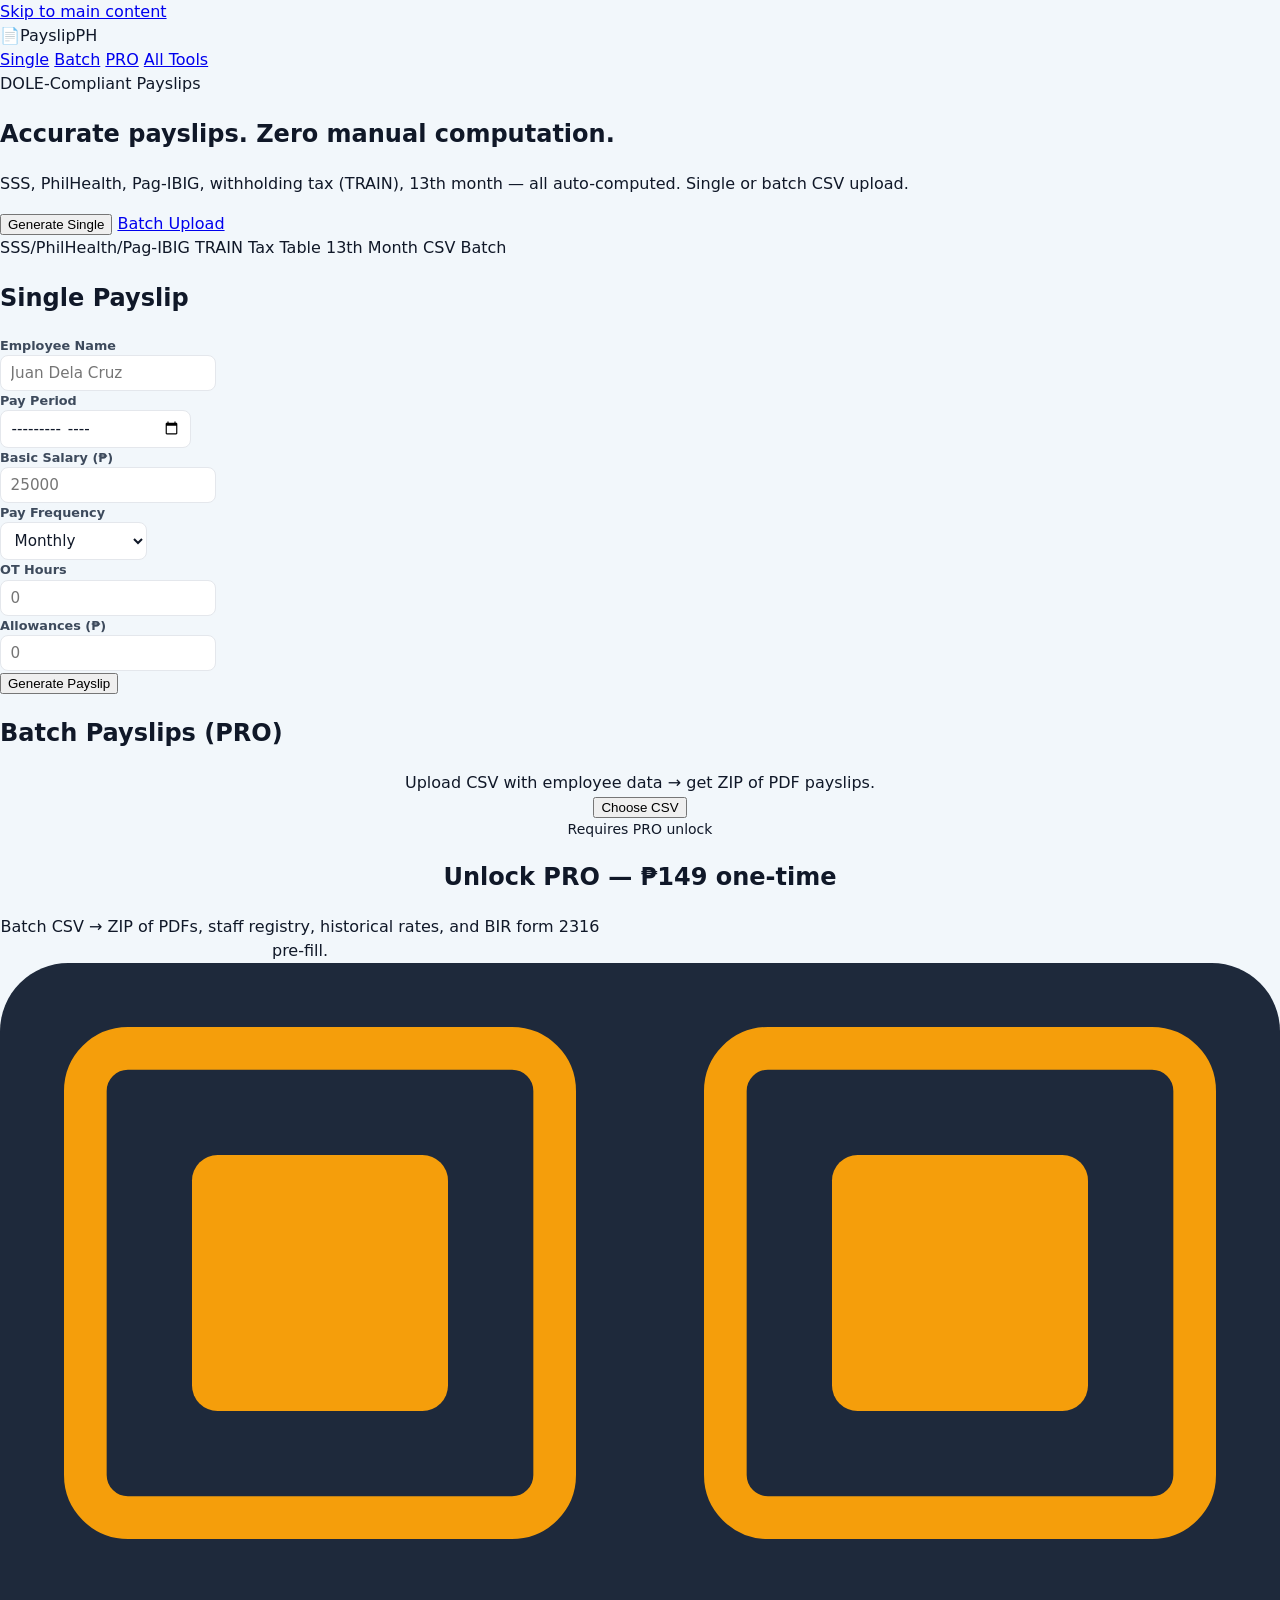
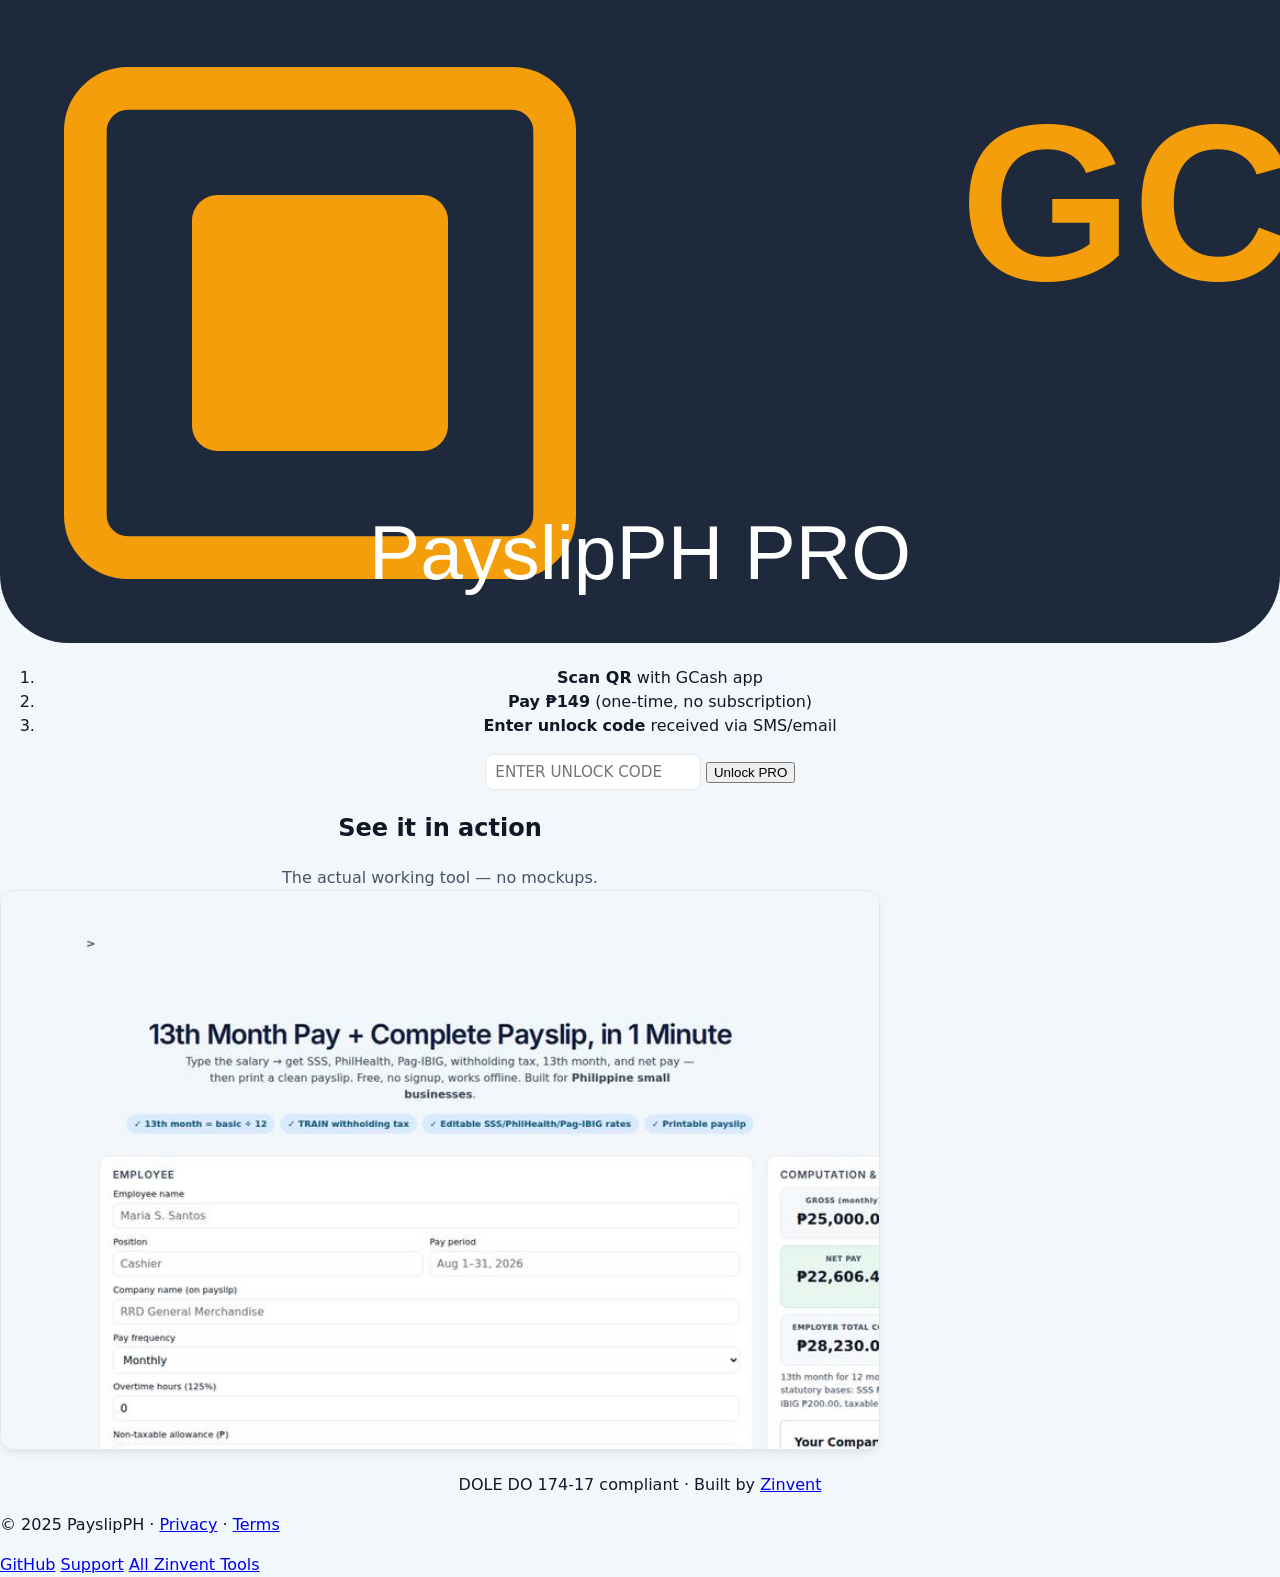
<file: index.html>
<!DOCTYPE html>
<html data-theme="payslipph" lang="en">
<head>
  <meta charset="UTF-8">
  <meta name="viewport" content="width=device-width, initial-scale=1.0">
  <title>PayslipPH — Philippine Payslip Generator (DOLE Compliant)</title>
  <meta name="description" content="Generate DOLE-compliant payslips with SSS, PhilHealth, Pag-IBIG, and TRAIN tax. Batch CSV upload. Free for single, PRO for batch.">
  <link rel="canonical" href="https://makavelimachiavelli.github.io/payslipph/">
  <link rel="icon" href="data:image/svg+xml,%3Csvg xmlns='http://www.w3.org/2000/svg' viewBox='0 0 64 64'%3E%3Crect width='64' height='64' rx='12' fill='%231a2332'/%3E%3Ctext x='32' y='44' font-size='32' text-anchor='middle' fill='%23e8b43c' font-family='Georgia' font-weight='bold'%3E₱%3C/text%3E%3C/svg%3E">
  <!-- Fonts -->
  <link rel="preconnect" href="https://fonts.googleapis.com">
  <link rel="preconnect" href="https://fonts.gstatic.com" crossorigin>
  <link href="https://fonts.googleapis.com/css2?family=Inter:wght@400;500;600;700&display=swap" rel="stylesheet">
  <!-- Zinvent Design System -->
  <link rel="stylesheet" href="https://makavelimachiavelli.github.io/zinvent-design-system/tokens.css?v=7">
  <link rel="stylesheet" href="https://makavelimachiavelli.github.io/zinvent-design-system/components/base.css?v=7">
  <!-- Zinvent Analytics (privacy-first, no cookies) -->
  <script src="https://makavelimachiavelli.github.io/zinvent-design-system/components/analytics.js?v=7"></script>
  <!-- Zinvent Payments (GCash + LemonSqueezy, affiliate, email capture) -->
  <script src="https://makavelimachiavelli.github.io/zinvent-design-system/components/payments.js?v=7"></script>
  <!-- Product Styles -->
  <link rel="stylesheet" href="style.css">
  <script type="application/ld+json">
  {"@context":"https://schema.org","@type":"WebApplication","name":"PayslipPH","applicationCategory":"BusinessApplication","operatingSystem":"Web","offers":{"@type":"Offer","price":"0","priceCurrency":"PHP"},"description":"DOLE-compliant payslip generator for Philippine employers."}
  </script>
  <meta property="og:type" content="website">
  <meta property="og:url" content="https://makavelimachiavelli.github.io/payslipph/">
  <meta property="og:title" content="PayslipPH — TRAIN-accurate payslips in batch">
  <meta property="og:description" content="TRAIN-accurate payslips in batch. Free, no signup.">
  <meta property="og:image" content="https://makavelimachiavelli.github.io/payslipph/og-image.png">
  <meta name="twitter:card" content="summary_large_image">
  <meta name="twitter:title" content="PayslipPH — TRAIN-accurate payslips in batch">
  <meta name="twitter:description" content="TRAIN-accurate payslips in batch. Free, no signup.">
  <meta name="twitter:image" content="https://makavelimachiavelli.github.io/payslipph/og-image.png">
  <link rel="canonical" href="https://makavelimachiavelli.github.io/payslipph/">
  <link rel="manifest" href="manifest.json">
  <meta name="theme-color" content="#1a3a5c">
</head>
<body>
  <a href="#main" class="skip-link">Skip to main content</a>
  <header class="z-header" role="banner">
    <div class="z-header-inner">
      <div class="z-brand"><span class="z-brand-mark">📄</span><span class="z-brand-name">PayslipPH</span></div>
      <nav class="z-nav" role="navigation" aria-label="Main navigation">
        <a href="#single">Single</a>
        <a href="#batch">Batch</a>
        <a href="#pro">PRO</a>
        <a href="https://makavelimachiavelli.github.io/zinvent-hub/" class="z-btn z-btn-ghost z-btn-sm">All Tools</a>
      </nav>
    </div>
  </header>
  <main id="main" role="main">
    <section class="z-hero z-reveal">
      <span class="z-hero-eyebrow">DOLE-Compliant Payslips</span>
      <h1>Accurate payslips. Zero manual computation.</h1>
      <p>SSS, PhilHealth, Pag-IBIG, withholding tax (TRAIN), 13th month — all auto-computed. Single or batch CSV upload.</p>
      <div class="z-hero-cta">
        <button class="z-btn z-btn-primary z-btn-lg" data-action="single">Generate Single</button>
        <a href="#batch" class="z-btn z-btn-ghost z-btn-lg">Batch Upload</a>
      </div>
      <div class="z-pills">
        <span class="z-pill">SSS/PhilHealth/Pag-IBIG</span>
        <span class="z-pill">TRAIN Tax Table</span>
        <span class="z-pill">13th Month</span>
        <span class="z-pill">CSV Batch</span>
      </div>
    </section>

    <section id="single" class="z-section z-reveal">
      <div class="z-wrap">
        <h2>Single Payslip</h2>
        <div class="z-card" style="padding:var(--z-s5);">
          <div class="z-grid-2" style="margin-bottom:var(--z-s4);">
            <div>
              <label class="z-label">Employee Name</label>
              <input type="text" class="z-input" id="empName" placeholder="Juan Dela Cruz">
            </div>
            <div>
              <label class="z-label">Pay Period</label>
              <input type="month" class="z-input" id="payPeriod">
            </div>
            <div>
              <label class="z-label">Basic Salary (₱)</label>
              <input type="number" class="z-input" id="basicSalary" placeholder="25000" min="0" step="0.01">
            </div>
            <div>
              <label class="z-label">Pay Frequency</label>
              <select class="z-input" id="payFreq"><option value="monthly">Monthly</option><option value="semi">Semi-monthly</option></select>
            </div>
            <div>
              <label class="z-label">OT Hours</label>
              <input type="number" class="z-input" id="otHrs" placeholder="0" min="0" step="0.5">
            </div>
            <div>
              <label class="z-label">Allowances (₱)</label>
              <input type="number" class="z-input" id="allowance" placeholder="0" min="0" step="0.01">
            </div>
          </div>
          <button class="z-btn z-btn-primary" data-action="genSingle">Generate Payslip</button>
          <div id="singleResult" class="z-result" style="margin-top:var(--z-s4);display:none;"></div>
        </div>
      </div>
    </section>

    <section id="batch" class="z-section z-reveal">
      <div class="z-wrap">
        <h2>Batch Payslips (PRO)</h2>
        <div class="z-card" style="padding:var(--z-s5);text-align:center;">
          <p style="color:var(--p-muted);margin-bottom:var(--z-s4);">Upload CSV with employee data → get ZIP of PDF payslips.</p>
          <input type="file" class="z-input" accept=".csv" id="batchFile" style="display:none;">
          <button class="z-btn z-btn-secondary" onclick="document.getElementById('batchFile').click()">Choose CSV</button>
          <p id="batchInfo" style="color:var(--p-muted);font-size:14px;margin-top:var(--z-s2);">Requires PRO unlock</p>
        </div>
      </div>
    </section>

    <section id="pro" class="z-section z-reveal">
      <div class="z-wrap" style="text-align:center;">
        <h2>Unlock PRO — ₱149 one-time</h2>
        <p style="max-width:600px;margin:0 auto var(--z-s5);color:var(--p-muted);">Batch CSV → ZIP of PDFs, staff registry, historical rates, and BIR form 2316 pre-fill.</p>
        <div class="z-qr" role="region" aria-label="GCash payment">
          <img src="qr-gcash.svg" alt="GCash QR for PayslipPH PRO" loading="lazy">
          <ol class="z-qr-steps">
            <li><b>Scan QR</b> with GCash app</li>
            <li><b>Pay ₱149</b> (one-time, no subscription)</li>
            <li><b>Enter unlock code</b> received via SMS/email</li>
          </ol>
        </div>
        <div class="z-code-row">
          <input type="text" class="z-input" id="proCode" placeholder="Enter unlock code" style="flex:1;text-transform:uppercase;">
          <button class="z-btn z-btn-accent" id="btnUnlock">Unlock PRO</button>
        </div>
        <p id="codeMsg" class="z-code-msg" aria-live="polite"></p>
      </div>
    </section>

    
  <section id="preview" class="z-section" style="padding-top:0;">
    <div class="z-wrap" style="max-width:880px;text-align:center;">
      <h2>See it in action</h2>
      <p style="color:var(--p-muted,#475467);margin-bottom:var(--z-s5);">The actual working tool — no mockups.</p>
      <img src="app-preview.jpg" alt="PAYSLIPPH app interface — the real working tool"
           loading="lazy" decoding="async"
           style="width:100%;max-height:560px;object-fit:cover;object-position:top;border-radius:var(--z-r3,14px);border:1px solid var(--p-line,#e4e7ec);box-shadow:var(--z-shadow-md,0 4px 8px -2px rgba(16,24,40,.1));">
    </div>
  </section>

<section class="z-section-sm z-reveal">
      <div class="z-wrap" style="text-align:center;">
        <p style="color:var(--p-muted);">DOLE DO 174-17 compliant · Built by <a href="https://makavelimachiavelli.github.io/zinvent-hub/">Zinvent</a></p>
      </div>
    </section>
  
  <section id="z-app" class="z-section" hidden>
    <div class="z-wrap" id="z-app-root">

  >

<header class="site-header">
  <div class="brand">Payslip<span>PH</span></div>
  <nav>
    <span id="proBadge" class="badge hidden">PRO</span>
    <a href="#faq">FAQ</a>
    <button id="proBtn" class="btn-link">Get PRO — ₱149</button>
  </nav>
</header>

<main class="wrap">
  <section class="hero">
    <h1>13th Month Pay + Complete Payslip, in 1 Minute</h1>
    <p class="sub">Type the salary → get SSS, PhilHealth, Pag-IBIG, withholding tax, 13th month, and net pay — then print a clean payslip. Free, no signup, works offline. Built for <strong>Philippine small businesses</strong>.</p>
    <div class="hero-chips">
      <span>✓ 13th month = basic ÷ 12</span>
      <span>✓ TRAIN withholding tax</span>
      <span>✓ Editable SSS/PhilHealth/Pag-IBIG rates</span>
      <span>✓ Printable payslip</span>
    </div>
  </section>

  <div class="app-grid">
    <section class="panel">
      <h2>Employee</h2>
      <div class="fields">
        <label>Employee name <input id="eName" placeholder="Maria S. Santos"></label>
        <div class="fields two">
          <label>Position <input id="ePos" placeholder="Cashier"></label>
          <label>Pay period <input id="ePeriod" placeholder="Aug 1–31, 2026"></label>
        </div>
        <label>Company name (on payslip) <input id="eCo" placeholder="RRD General Merchandise"></label>
        <div class="fields three">
        <label>Pay frequency
          <select id="payFreq">
            <option value="monthly" selected>Monthly</option>
            <option value="semi">Semi-monthly (15th / 30th)</option>
          </select>
        </label>
        <label>Overtime hours (125%) <input id="eOtHrs" type="number" min="0" step="0.5" value="0"></label>
        <label>Non-taxable allowance (₱) <input id="eAllowance" type="number" min="0" step="any" value="0"></label>
      </div>
      <div class="fields three">
        <label>Late / tardiness deduction (₱) <input id="eLate" type="number" min="0" step="any" value="0"></label>
        <label>Cash advance / vale (₱) <input id="eVale" type="number" min="0" step="any" value="0"></label>
      </div>
<label>Monthly basic salary (₱) <input id="eSalary" type="number" min="0" step="any" value="25000"></label>
        <label>Months worked this year (for 13th month) <input id="eMonths" type="number" min="0" max="12" step="1" value="12"></label>
      </div>

      <h2 class="mt">Statutory rates <span class="tiny">(editable — defaults follow current tables)</span></h2>
      <div class="fields four">
        <label>SSS EE % <input id="rSss" type="number" step="any" value="4.5"></label>
        <label>PhilHealth EE % <input id="rPh" type="number" step="any" value="2.5"></label>
        <label>Pag-IBIG EE % <input id="rPi" type="number" step="any" value="2"></label>
        <label>Pag-IBIG MSC cap <input id="rPiCap" type="number" step="any" value="10000"></label>
      </div>
      <p class="hint">Defaults: SSS employee share 3.63% of MSC (floor ₱5,000 / cap ₱34,999 → editable below), PhilHealth 1.25% employee (₱10k–100k MSC), Pag-IBIG 1% capped. <strong>Always verify against the latest official tables.</strong></p>
      <div class="fields two">
        <label>SSS MSC floor (₱) <input id="rSssFloor" type="number" step="any" value="5000"></label>
        <label>SSS MSC cap (₱) <input id="rSssCap" type="number" step="any" value="35000"></label>
      </div>

      <div class="actions">
        <button id="printBtn" class="btn primary">🖨️ Print payslip</button>
        <button id="saveEmpBtn" class="btn hidden">👤 Save employee (PRO)</button>
        <button id="batchBtn" class="btn hidden">👥 Batch payslips (PRO)</button>
      </div>
      <p class="hint">PRO: save your staff list, print all payslips in one go, export payroll CSV.</p>
    </section>

    <section class="panel">
      <h2 class="preview-title">Computation &amp; payslip</h2>

      <div class="stat-row">
        <div class="stat"><div class="stat-l">GROSS (monthly)</div><div class="stat-v" id="oGross">—</div></div>
        <div class="stat"><div class="stat-l">TOTAL DEDUCTIONS</div><div class="stat-v neg" id="oDed">—</div></div>
        <div class="stat hi"><div class="stat-l">NET PAY</div><div class="stat-v" id="oNet">—</div></div>
        <div class="stat hi2"><div class="stat-l">13TH MONTH (accrued/mo)</div><div class="stat-v" id="o13">—</div></div>
          <div class="stat"><div class="stat-l">EMPLOYER TOTAL COST</div><div class="stat-v" id="oErCost">—</div></div>
      </div>
      <div class="muted-line" id="o13Year"></div>

      <div id="doc" class="payslip-doc">
        <div class="ps-head">
          <div>
            <div class="ps-co" id="p_co">RRD General Merchandise</div>
            <div class="ps-sub">PAYSLIP</div>
          </div>
          <div class="ps-meta">
            <div id="p_period">Period: —</div>
            <div id="p_date">Date: —</div>
          </div>
        </div>
        <div class="ps-emp">
          <div><span class="ps-l">Employee:</span> <span id="p_name">Maria S. Santos</span></div>
          <div><span class="ps-l">Position:</span> <span id="p_pos">Cashier</span></div>
        </div>
        <table class="ps-table">
          <thead><tr><th>EARNINGS</th><th class="r">AMOUNT</th><th>DEDUCTIONS</th><th class="r">AMOUNT</th></tr></thead>
          <tbody>
            <tr><td>Basic salary</td><td class="r" id="p_basic">—</td><td>SSS</td><td class="r" id="p_sss">—</td></tr>
            <tr id="otRow" style="display:none"><td>Overtime pay</td><td class="r" id="p_ot">—</td><td>PhilHealth</td><td class="r" id="p_ph">—</td></tr>
            <tr id="allowRow" style="display:none"><td>Allowance (non-tax)</td><td class="r" id="p_allow">—</td><td>Pag-IBIG</td><td class="r" id="p_pi">—</td></tr>
            <tr><td>13th month (pro-rated this period)</td><td class="r" id="p_13">—</td><td>Lates / tardiness</td><td class="r" id="p_late" style="display:none">—</td></tr>
            <tr><td></td><td class="r"></td><td>Vale / cash advance</td><td class="r" id="p_vale" style="display:none">—</td></tr>
            <tr><td></td><td class="r"></td><td>Withholding tax</td><td class="r" id="p_tax">—</td></tr>
            <tr class="ps-tot"><td><strong>GROSS</strong></td><td class="r"><strong id="p_gross">—</strong></td><td><strong>TOTAL DED</strong></td><td class="r"><strong id="p_ded">—</strong></td></tr>
          </tbody>
        </table>
        <div class="ps-net"><span>NET PAY THIS PERIOD</span><span id="p_net">—</span></div>
        <div class="ps-sign">
          <div>Received by: ____________________</div>
          <div>Authorized by: ____________________</div>
        </div>
        <div class="ps-foot">13th month pay shown = accrued portion (basic ÷ 12). Statutory shares per rates configured by employer. Verify with SSS/PhilHealth/Pag-IBIG/BIR official tables.</div>
      </div>
    </section>
  </div>

  <section class="marketing">
    <h2>Why employers use PayslipPH</h2>
    <div class="cards">
      <div class="card"><h3>🎯 One screen, whole payroll math</h3><p>13th month formula (basic ÷ 12), TRAIN withholding brackets, SSS/PhilHealth/Pag-IBIG shares — computed together, not scattered across five tabs.</p></div>
      <div class="card"><h3>🔒 No signup, no server</h3><p>Payslips contain sensitive data. This runs 100% in your browser; nothing is uploaded, ever.</p></div>
      <div class="card"><h3>🖨️ Print-ready payslip</h3><p>Clean layout with earnings/deductions sides, net pay, and signature lines — print or save as PDF per employee.</p></div>
    </div>

    <h2 id="faq">FAQ</h2>
    <div class="faq-item"><h3>Is 13th month pay taxable?</h3><p>13th month pay and other benefits up to ₱90,000 are tax-exempt under TRAIN. Amounts beyond that join taxable compensation. This tool shows the accrued 13th month line separately so you can decide.</p></div>
    <div class="faq-item"><h3>Why are the rates editable?</h3><p>Statutory tables change (SSS MSC brackets, PhilHealth premium phases). Defaults follow current published rates, but you should always match your latest official contribution schedule — one edit, all computations update.</p></div>
    <div class="faq-item"><h3>Does it handle semi-monthly pay?</h3><p>The payslip is monthly; for semi-monthly runs, print two payslips and split (the tool shows monthly totals you can halve). Full semi-monthly mode is on the PRO roadmap.</p></div>

    <div class="cta-box">
      <h2>PayslipPH PRO — ₱149 one-time</h2>
      <ul>
        <li>👥 <strong>Staff list</strong> — save employees, load any of them in one click</li>
        <li>🖨️ <strong>Batch payslips</strong> — print everyone's payslip in one run (one per page)</li>
        <li>⬇️ <strong>Payroll CSV export</strong> — gross/deductions/net per employee for your records</li>
      </ul>
      <p class="once">One-time ₱149 via GCash. Payroll software subscriptions cost that per employee.</p>
      <button id="proBtn2" class="btn primary big">Unlock PRO — ₱149</button>
    </div>
  </section>
</main>

<footer class="site-footer">
  <p>PayslipPH — free 13th month &amp; payslip generator for Philippine small businesses. Not affiliated with SSS/PhilHealth/Pag-IBIG/BIR; verify rates with official tables. · <a href="13th-month-pay-guide.html">📖 Full guide</a></p>
</footer>

<!-- PAY MODAL -->
<div id="payModal" class="modal hidden">
  <div class="modal-card">
    <button class="modal-x" id="payClose">✕</button>
    <h2>Unlock PayslipPH PRO</h2>
    <p class="price">₱149 <span>one-time · lifetime · no subscription</span></p>
    <div class="qr-box">
      <img src="assets/gcash-qr.svg" alt="GCash QR (replace with merchant QR)" width="180" height="180">
      <ol class="pay-steps">
        <li>Scan the GCash QR and send <strong>₱149</strong>.</li>
        <li>Enter the unlock code sent to you below.</li>
      </ol>
    </div>
    <div class="code-row">
      <input id="codeInput" type="text" aria-label="PRO unlock code" placeholder="Enter unlock code">
      <button id="codeBtn" class="btn primary">Unlock</button>
    </div>
    <p class="code-msg" id="codeMsg"></p>
  </div>
</div>

<!-- BATCH MODAL (PRO) -->
<div id="batchModal" class="modal hidden">
  <div class="modal-card wide">
    <button class="modal-x" id="batchClose">✕</button>
    <h2>👥 Staff list &amp; batch payslips</h2>
    <p class="hint">Fill the form on the left, press “Save employee” to add. “Print all” produces one payslip per page.</p>
    <table class="book-table"><thead><tr><th>Name</th><th>Position</th><th class="r">Basic</th><th class="r">Net</th><th></th></tr></thead><tbody id="batchBody"></tbody>
          <tfoot><tr><td colspan="2" id="p_er" style="font-size:.7rem;color:#667085"></td></tr></tfoot></table>
    <div class="actions">
      <button id="batchPrint" class="btn primary">🖨️ Print all payslips</button>
      <button id="batchCsv" class="btn">⬇️ Export payroll CSV</button>
    </div>
  </div>
</div>

<div id="batchDocs"></div>


    </div>
  </section>
</main>
  <footer class="z-footer" role="contentinfo">
    <div class="z-wrap">
      <p>&copy; 2025 PayslipPH · <a href="https://makavelimachiavelli.github.io/zinvent-hub/privacy.html">Privacy</a> · <a href="https://makavelimachiavelli.github.io/zinvent-hub/terms.html">Terms</a></p>
      <div class="z-footer-links">
        <a href="https://github.com/MakaveliMachiavelli/payslipph">GitHub</a>
        <a href="mailto:support@zinvent.ph">Support</a>
        <a href="https://makavelimachiavelli.github.io/zinvent-hub/">All Zinvent Tools</a>
      </div>
    </div>
  </footer>
  <script src="app.js"></script>

<script>
(function(){
  document.addEventListener('click', function(e){
    var btn = e.target.closest('[data-action]');
    if(!btn) return;
    var act = btn.getAttribute('data-action');
    if(act && act.indexOf('new-')===0 || act==='start'){
      var app = document.getElementById('z-app');
      if(app){ app.hidden = false; app.scrollIntoView({behavior:'smooth'}); }
    }
  });
})();
</script>
</body>
</html>
</file>
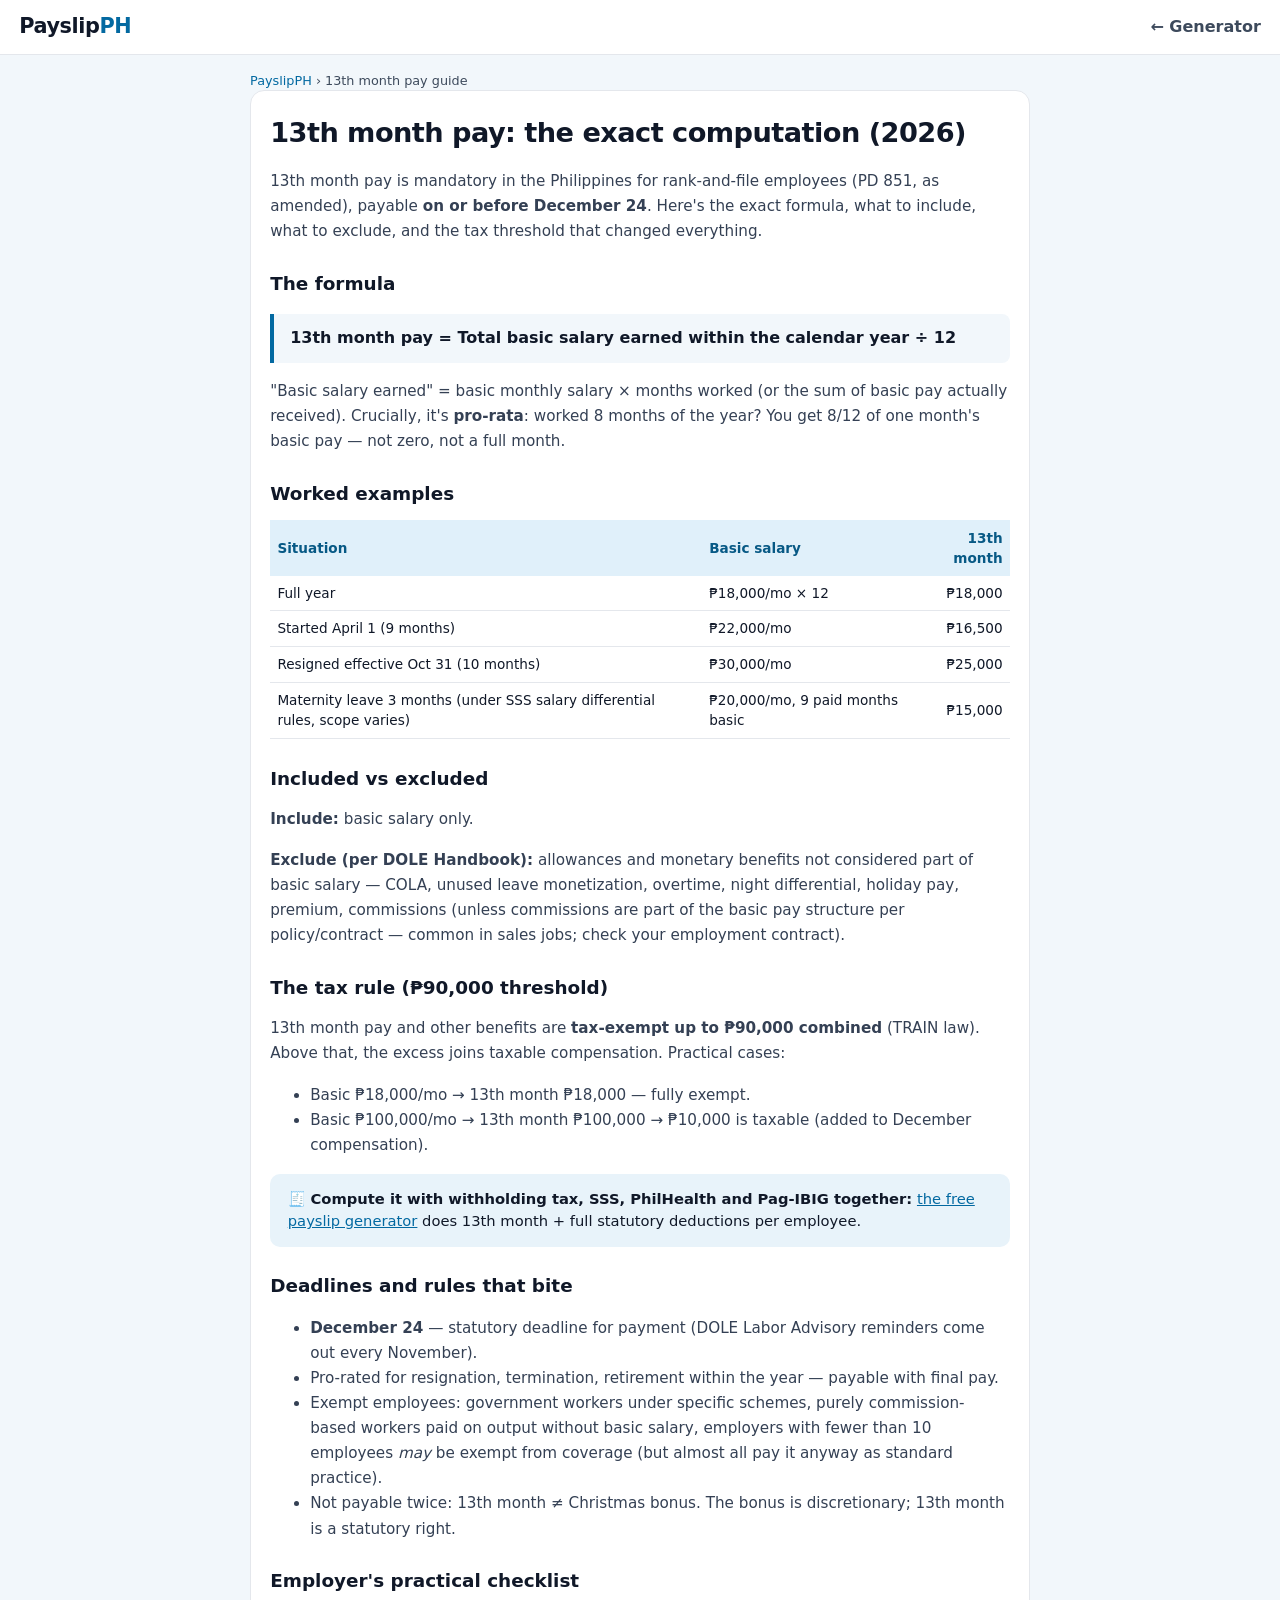
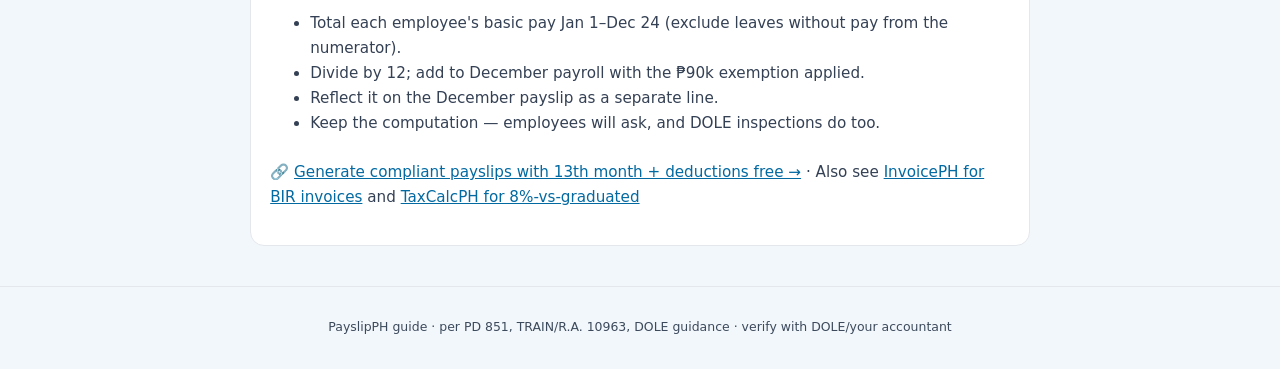
<file: 13th-month-pay-guide.html>
<!DOCTYPE html>
<html lang="en">
<head>
<meta charset="UTF-8">
<meta name="viewport" content="width=device-width, initial-scale=1.0">
<title>13th Month Pay Philippines: Computation, Exclusions, Deadlines (2026 Guide) — PayslipPH</title>
<meta name="description" content="How to compute 13th month pay in the Philippines: the exact formula (basic salary ÷ 12 × months worked), what counts and what's excluded, ₱90,000 tax rule, December 24 deadline — with a free generator.">
<link rel="canonical" href="https://makavelimachiavelli.github.io/payslipph/13th-month-pay-guide.html">
<link rel="icon" href="data:image/svg+xml,%3Csvg xmlns='http://www.w3.org/2000/svg' viewBox='0 0 64 64'%3E%3Crect width='64' height='64' rx='12' fill='%230369a1'/%3E%3Ctext x='32' y='42' font-size='28' text-anchor='middle' fill='white' font-family='Arial' font-weight='bold'%3E13%3C/text%3E%3C/svg%3E">
<link rel="stylesheet" href="style.css">
<style>
.article{max-width:780px;margin:0 auto;background:#fff;border:1px solid var(--line);border-radius:14px;padding:2rem}
.article h1{font-size:1.7rem;letter-spacing:-.02em;margin:.2rem 0 .6rem}
.article h2{font-size:1.15rem;margin:1.6rem 0 .5rem}
.article p,.article li{color:#344054;font-size:.95rem;line-height:1.65}
.article table{width:100%;border-collapse:collapse;font-size:.85rem;margin:.8rem 0}
.article th{background:#e0f0fa;color:#075985;text-align:left;padding:.45rem}
.article td{border-bottom:1px solid var(--line);padding:.45rem}
.article .num{text-align:right;font-variant-numeric:tabular-nums}
.callout{background:#e8f3fa;border-radius:10px;padding:.9rem 1.1rem;margin:1rem 0;font-size:.92rem}
.formula{background:#f2f7fb;border-left:4px solid var(--blue);border-radius:0 8px 8px 0;padding:.8rem 1rem;font-weight:700;margin:1rem 0}
.article a{color:#0369a1}
.crumb{max-width:780px;margin:1rem auto 0;font-size:.8rem;color:var(--muted)}
.crumb a{color:#0369a1;text-decoration:none}
@media(max-width:700px){.article{padding:1.2rem}}
</style>
</head>
<body>
<header class="site-header">
  <div class="brand">Payslip<span>PH</span></div>
  <nav><a href="./index.html">← Generator</a></nav>
</header>
<div class="crumb"><a href="./index.html">PayslipPH</a> › 13th month pay guide</div>
<main class="article wrap" style="padding:1.2rem">
<h1>13th month pay: the exact computation (2026)</h1>
<p>13th month pay is mandatory in the Philippines for rank-and-file employees (PD 851, as amended), payable <strong>on or before December 24</strong>. Here's the exact formula, what to include, what to exclude, and the tax threshold that changed everything.</p>

<h2>The formula</h2>
<div class="formula">13th month pay = Total basic salary earned within the calendar year ÷ 12</div>
<p>"Basic salary earned" = basic monthly salary × months worked (or the sum of basic pay actually received). Crucially, it's <strong>pro-rata</strong>: worked 8 months of the year? You get 8/12 of one month's basic pay — not zero, not a full month.</p>

<h2>Worked examples</h2>
<table>
<tr><th>Situation</th><th>Basic salary</th><th class="num">13th month</th></tr>
<tr><td>Full year</td><td>₱18,000/mo × 12</td><td class="num">₱18,000</td></tr>
<tr><td>Started April 1 (9 months)</td><td>₱22,000/mo</td><td class="num">₱16,500</td></tr>
<tr><td>Resigned effective Oct 31 (10 months)</td><td>₱30,000/mo</td><td class="num">₱25,000</td></tr>
<tr><td>Maternity leave 3 months (under SSS salary differential rules, scope varies)</td><td>₱20,000/mo, 9 paid months basic</td><td class="num">₱15,000</td></tr>
</table>

<h2>Included vs excluded</h2>
<p><strong>Include:</strong> basic salary only.</p>
<p><strong>Exclude (per DOLE Handbook):</strong> allowances and monetary benefits not considered part of basic salary — COLA, unused leave monetization, overtime, night differential, holiday pay, premium, commissions (unless commissions are part of the basic pay structure per policy/contract — common in sales jobs; check your employment contract).</p>

<h2>The tax rule (₱90,000 threshold)</h2>
<p>13th month pay and other benefits are <strong>tax-exempt up to ₱90,000 combined</strong> (TRAIN law). Above that, the excess joins taxable compensation. Practical cases:</p>
<ul>
<li>Basic ₱18,000/mo → 13th month ₱18,000 — fully exempt.</li>
<li>Basic ₱100,000/mo → 13th month ₱100,000 → ₱10,000 is taxable (added to December compensation).</li>
</ul>
<div class="callout">🧾 <strong>Compute it with withholding tax, SSS, PhilHealth and Pag-IBIG together:</strong> <a href="./index.html">the free payslip generator</a> does 13th month + full statutory deductions per employee.</div>

<h2>Deadlines and rules that bite</h2>
<ul>
<li><strong>December 24</strong> — statutory deadline for payment (DOLE Labor Advisory reminders come out every November).</li>
<li>Pro-rated for resignation, termination, retirement within the year — payable with final pay.</li>
<li>Exempt employees: government workers under specific schemes, purely commission-based workers paid on output without basic salary, employers with fewer than 10 employees <em>may</em> be exempt from coverage (but almost all pay it anyway as standard practice).</li>
<li>Not payable twice: 13th month ≠ Christmas bonus. The bonus is discretionary; 13th month is a statutory right.</li>
</ul>

<h2>Employer's practical checklist</h2>
<ul>
<li>Total each employee's basic pay Jan 1–Dec 24 (exclude leaves without pay from the numerator).</li>
<li>Divide by 12; add to December payroll with the ₱90k exemption applied.</li>
<li>Reflect it on the December payslip as a separate line.</li>
<li>Keep the computation — employees will ask, and DOLE inspections do too.</li>
</ul>

<p style="margin-top:1.5rem">🔗 <a href="./index.html">Generate compliant payslips with 13th month + deductions free →</a> · Also see <a href="https://makavelimachiavelli.github.io/invoiceph/">InvoicePH for BIR invoices</a> and <a href="https://makavelimachiavelli.github.io/taxcalcph/">TaxCalcPH for 8%-vs-graduated</a></p>
</main>
<footer class="site-footer"><p>PayslipPH guide · per PD 851, TRAIN/R.A. 10963, DOLE guidance · verify with DOLE/your accountant</p></footer>
</body>
</html>
</file>
<file: style.css>
/* PayslipPH — styles */
:root{
  --blue:#0369a1; --ink:#101828; --muted:#3d4a5c; --line:#e4e7ec;
  --bg:#f2f7fb; --card:#fff; --green:#0e9f6e; --red:#dc2626;
}
*{box-sizing:border-box}
body{margin:0;font-family:'Segoe UI',system-ui,-apple-system,Arial,sans-serif;background:var(--bg);color:var(--ink);line-height:1.5}
.hidden{display:none!important}

.site-header{position:sticky;top:0;z-index:50;background:#fff;border-bottom:1px solid var(--line);display:flex;justify-content:space-between;align-items:center;padding:.7rem 1.2rem}
.brand{font-weight:800;font-size:1.3rem;letter-spacing:-.02em}
.brand span{color:var(--blue)}
.site-header nav{display:flex;gap:1rem;align-items:center}
.site-header a{color:var(--muted);text-decoration:none;font-weight:600}
.btn-link{border:none;background:var(--blue);color:#fff;font-weight:700;padding:.45rem .9rem;border-radius:8px;cursor:pointer}
.badge{font-size:.7rem;font-weight:800;padding:.2rem .5rem;border-radius:99px;background:var(--green);color:#fff}

.wrap{max-width:1150px;margin:0 auto;padding:1.5rem 1.2rem}
.hero{text-align:center;padding:1.2rem 0 .8rem}
.hero h1{font-size:clamp(1.6rem,4vw,2.5rem);margin:0 0 .4rem;letter-spacing:-.03em}
.hero .sub{color:var(--muted);max-width:780px;margin:0 auto}
.hero-chips{display:flex;flex-wrap:wrap;gap:.5rem;justify-content:center;margin-top:1rem}
.hero-chips span{background:#dbeafe;color:#075985;font-size:.8rem;font-weight:700;padding:.3rem .7rem;border-radius:99px}

.app-grid{display:grid;grid-template-columns:1fr 1fr;gap:1.2rem;margin-top:1.2rem}
@media(max-width:960px){.app-grid{grid-template-columns:1fr}}
.panel{background:var(--card);border:1px solid var(--line);border-radius:14px;padding:1.2rem}
.panel h2{font-size:.95rem;text-transform:uppercase;letter-spacing:.06em;color:var(--muted);margin:1rem 0 .6rem}
.panel h2:first-child{margin-top:0}
.panel h2.mt{margin-top:1.4rem}
.preview-title{margin-top:0}
.tiny{font-weight:400;text-transform:none;letter-spacing:0;font-size:.72rem}

.fields{display:grid;gap:.6rem}
.fields.two{grid-template-columns:1fr 1fr}
.fields.four{grid-template-columns:repeat(4,1fr)}
@media(max-width:700px){.fields.two,.fields.four{grid-template-columns:1fr 1fr}}
label{display:flex;flex-direction:column;gap:.25rem;font-size:.8rem;font-weight:600;color:var(--muted)}
input,select{border:1px solid var(--line);border-radius:8px;padding:.5rem .6rem;font-size:.95rem;font-family:inherit;background:#fff;color:var(--ink)}
input:focus{outline:2px solid #bae0f7;border-color:var(--blue)}
.hint{color:var(--muted);font-size:.78rem}

.stat-row{display:grid;grid-template-columns:repeat(auto-fit,minmax(150px,1fr));gap:.6rem;margin-bottom:1rem}
.stat{background:#f6f9fc;border:1px solid var(--line);border-radius:10px;padding:.7rem;text-align:center}
.stat.hi{background:#e7f6ef;border-color:#bfe7d5}
.stat.hi2{background:#e0f0fa;border-color:#b5dcf2}
.stat-l{font-size:.66rem;font-weight:800;letter-spacing:.05em;color:var(--muted)}
.stat-v{font-size:1.35rem;font-weight:900;margin-top:.15rem}
.stat-v.neg{color:var(--red)}
.muted-line{color:var(--muted);font-size:.82rem;margin:-.6rem 0 .9rem}

/* payslip doc */
.payslip-doc{background:#fff;border:1px solid #cbd5e1;border-radius:6px;padding:1.2rem;font-size:.85rem;box-shadow:0 1px 4px rgba(16,24,40,.06)}
.ps-head{display:flex;justify-content:space-between;border-bottom:2px solid var(--ink);padding-bottom:.4rem;margin-bottom:.6rem}
.ps-co{font-weight:900;font-size:1.05rem}
.ps-sub{letter-spacing:.35em;font-size:.72rem;font-weight:800;color:var(--muted)}
.ps-meta{text-align:right;font-size:.72rem;color:var(--muted)}
.ps-emp{display:flex;justify-content:space-between;gap:1rem;font-size:.85rem;margin-bottom:.7rem}
.ps-l{font-weight:800}
.ps-table{width:100%;border-collapse:collapse;font-size:.8rem}
.ps-table th{border-bottom:1.5px solid var(--ink);text-align:left;padding:.25rem;font-size:.66rem;letter-spacing:.05em}
.ps-table td{border-bottom:1px solid var(--line);padding:.35rem .3rem;vertical-align:top}
.ps-table .r{text-align:right}
.ps-tot td{border-top:2px solid var(--ink);border-bottom:none}
.ps-net{display:flex;justify-content:space-between;font-weight:900;font-size:1rem;border:2px solid var(--ink);padding:.45rem .7rem;margin-top:.8rem;border-radius:4px}
.ps-sign{display:flex;justify-content:space-between;margin-top:1.6rem;font-size:.78rem}
.ps-foot{margin-top:1rem;border-top:1px solid var(--line);padding-top:.5rem;font-size:.62rem;color:var(--muted);text-align:center}

.actions{display:flex;flex-wrap:wrap;gap:.6rem;margin-top:1.1rem}
.btn{border:1px solid var(--line);background:#fff;border-radius:10px;padding:.6rem 1rem;font-weight:700;cursor:pointer;font-size:.95rem}
.btn:hover{background:#f5f8fa}
.btn.primary{background:var(--blue);border-color:var(--blue);color:#fff}
.btn.primary:hover{background:#025d8c}
.btn.big{width:100%;font-size:1.05rem;padding:.8rem}

.marketing{margin-top:2.5rem}
.cards{display:grid;grid-template-columns:repeat(auto-fit,minmax(240px,1fr));gap:1rem}
.card{background:#fff;border:1px solid var(--line);border-radius:14px;padding:1.1rem}
.card h3{margin:.1rem 0 .4rem;font-size:1.02rem}
.card p{color:var(--muted);font-size:.9rem;margin:0}
.faq-item{background:#fff;border:1px solid var(--line);border-radius:12px;padding:1rem 1.2rem;margin-bottom:.7rem}
.faq-item h3{margin:0 0 .35rem;font-size:1rem}
.faq-item p{margin:0;color:var(--muted);font-size:.92rem}
.cta-box{background:linear-gradient(135deg,#0369a1,#075985);color:#fff;border-radius:16px;padding:1.6rem;margin-top:2rem}
.cta-box h2{margin:0 0 .6rem}
.cta-box ul{margin:0 0 .6rem;padding-left:1.2rem}
.once{color:#cfe6f5;font-size:.85rem;margin:.4rem 0 .9rem}

.modal{position:fixed;inset:0;background:rgba(16,24,40,.55);display:flex;align-items:center;justify-content:center;z-index:100;padding:1rem}
.modal-card{background:#fff;border-radius:16px;padding:1.5rem;max-width:440px;width:100%;position:relative;max-height:90vh;overflow:auto}
.modal-card.wide{max-width:640px}
.modal-x{position:absolute;top:.7rem;right:.7rem;border:none;background:#f2f4f7;border-radius:8px;width:30px;height:30px;cursor:pointer;font-weight:700}
.price{font-size:1.6rem;font-weight:900;margin:.2rem 0 .8rem}
.price span{font-size:.8rem;font-weight:600;color:var(--muted)}
.qr-box{display:flex;gap:1rem;align-items:flex-start}
.qr-box img{border:1px solid var(--line);border-radius:8px;background:#fff}
.pay-steps{margin:0;padding-left:1.1rem;font-size:.85rem;color:var(--muted)}
.code-row{display:flex;gap:.5rem;margin-top:1rem}
.code-row input{flex:1}
.code-msg{font-size:.85rem;min-height:1.2rem;margin:.5rem 0 0;font-weight:700}
.code-msg.ok{color:var(--green)}
.code-msg.bad{color:var(--red)}
.book-table{width:100%;border-collapse:collapse;font-size:.8rem;margin:.6rem 0}
.book-table th{border-bottom:2px solid var(--ink);text-align:left;padding:.3rem}
.book-table td{border-bottom:1px solid var(--line);padding:.35rem .3rem}
.book-table .r{text-align:right}
.x-btn{border:none;background:#fee2e2;color:var(--red);border-radius:6px;cursor:pointer;font-weight:800;padding:.25rem .5rem}

.site-footer{border-top:1px solid var(--line);margin-top:2.5rem;padding:1.2rem;text-align:center;color:var(--muted);font-size:.78rem}

/* batch print: one payslip per page */
#batchDocs{display:none}
@media print{
  body *{visibility:hidden}
  .payslip-doc,.payslip-doc *{visibility:visible}
  #doc{position:absolute;left:0;top:0;width:100%;border:none;box-shadow:none;padding:0}
  body.batch-printing #batchDocs{display:block}
  body.batch-printing #doc{visibility:hidden!important}
  #batchDocs .payslip-doc{position:relative;page-break-after:always;margin:0 auto;max-width:640px}
  @page{margin:14mm}
}
</file>
